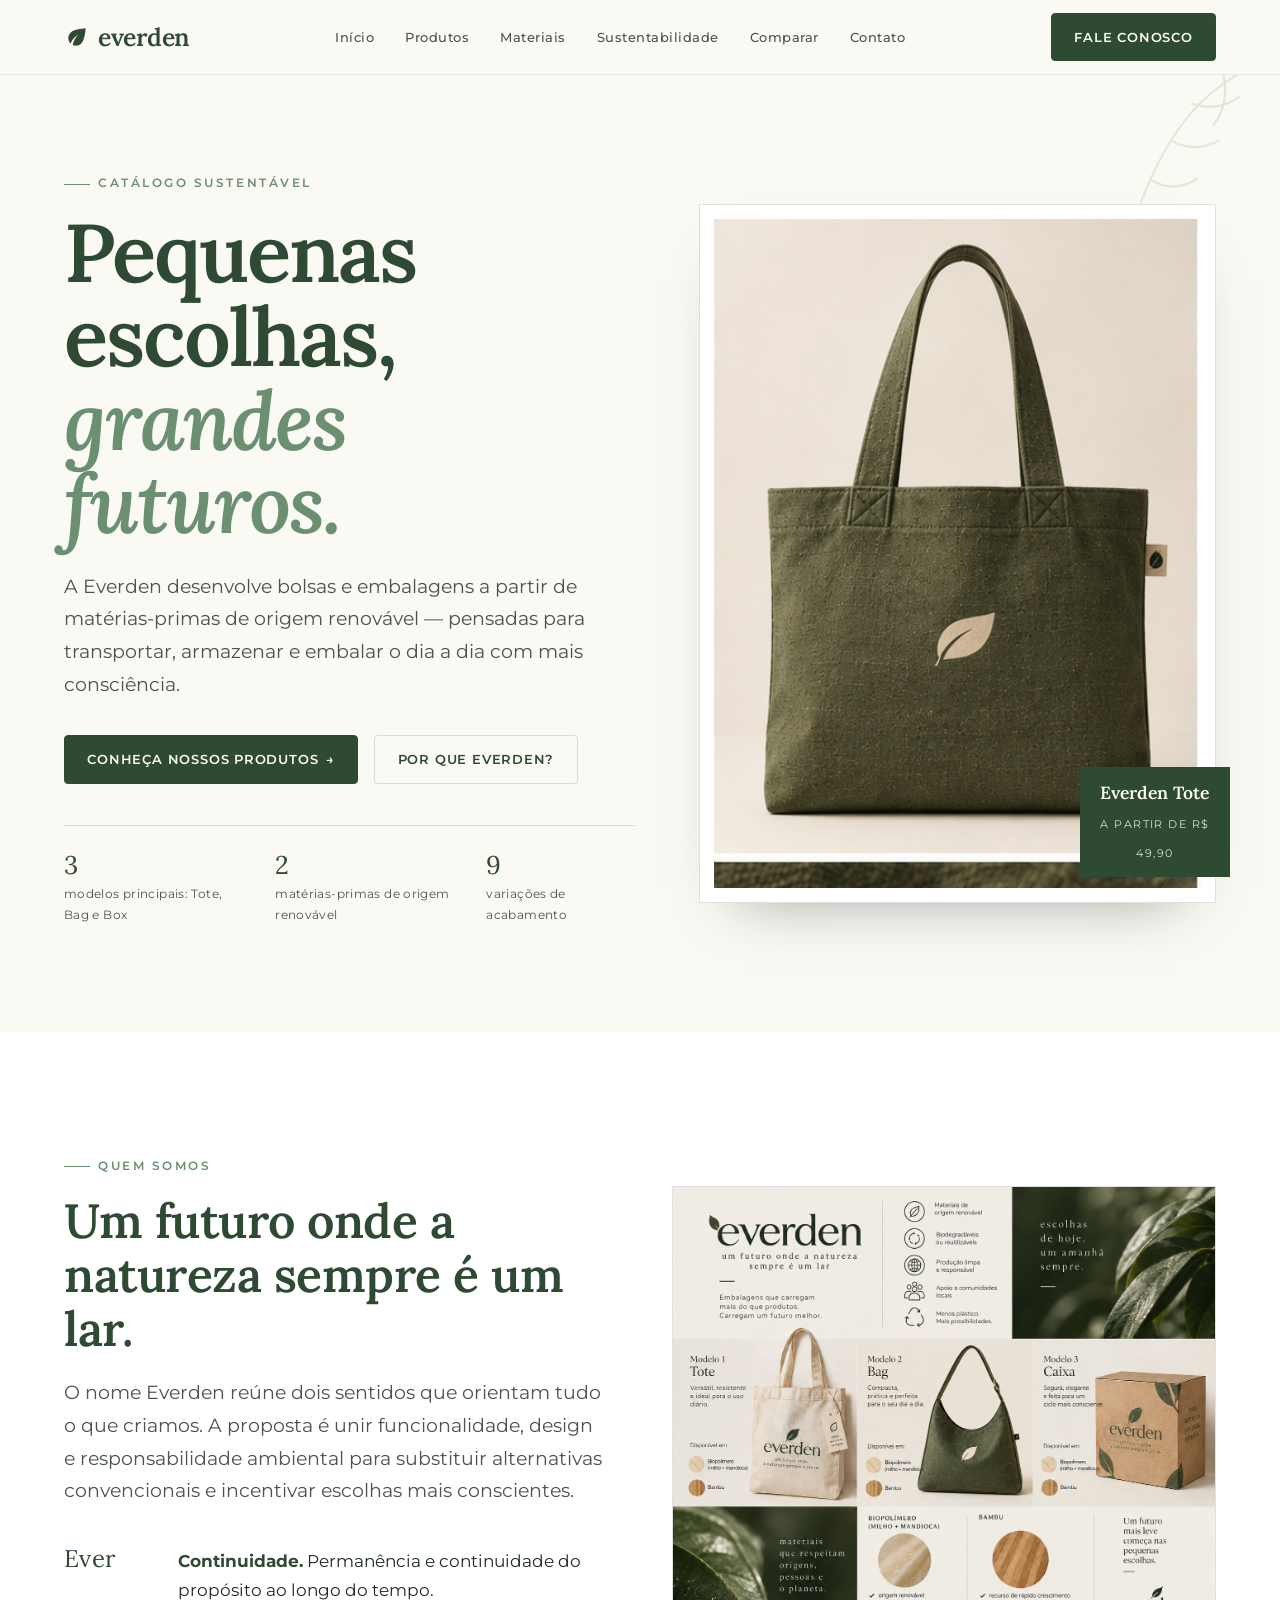
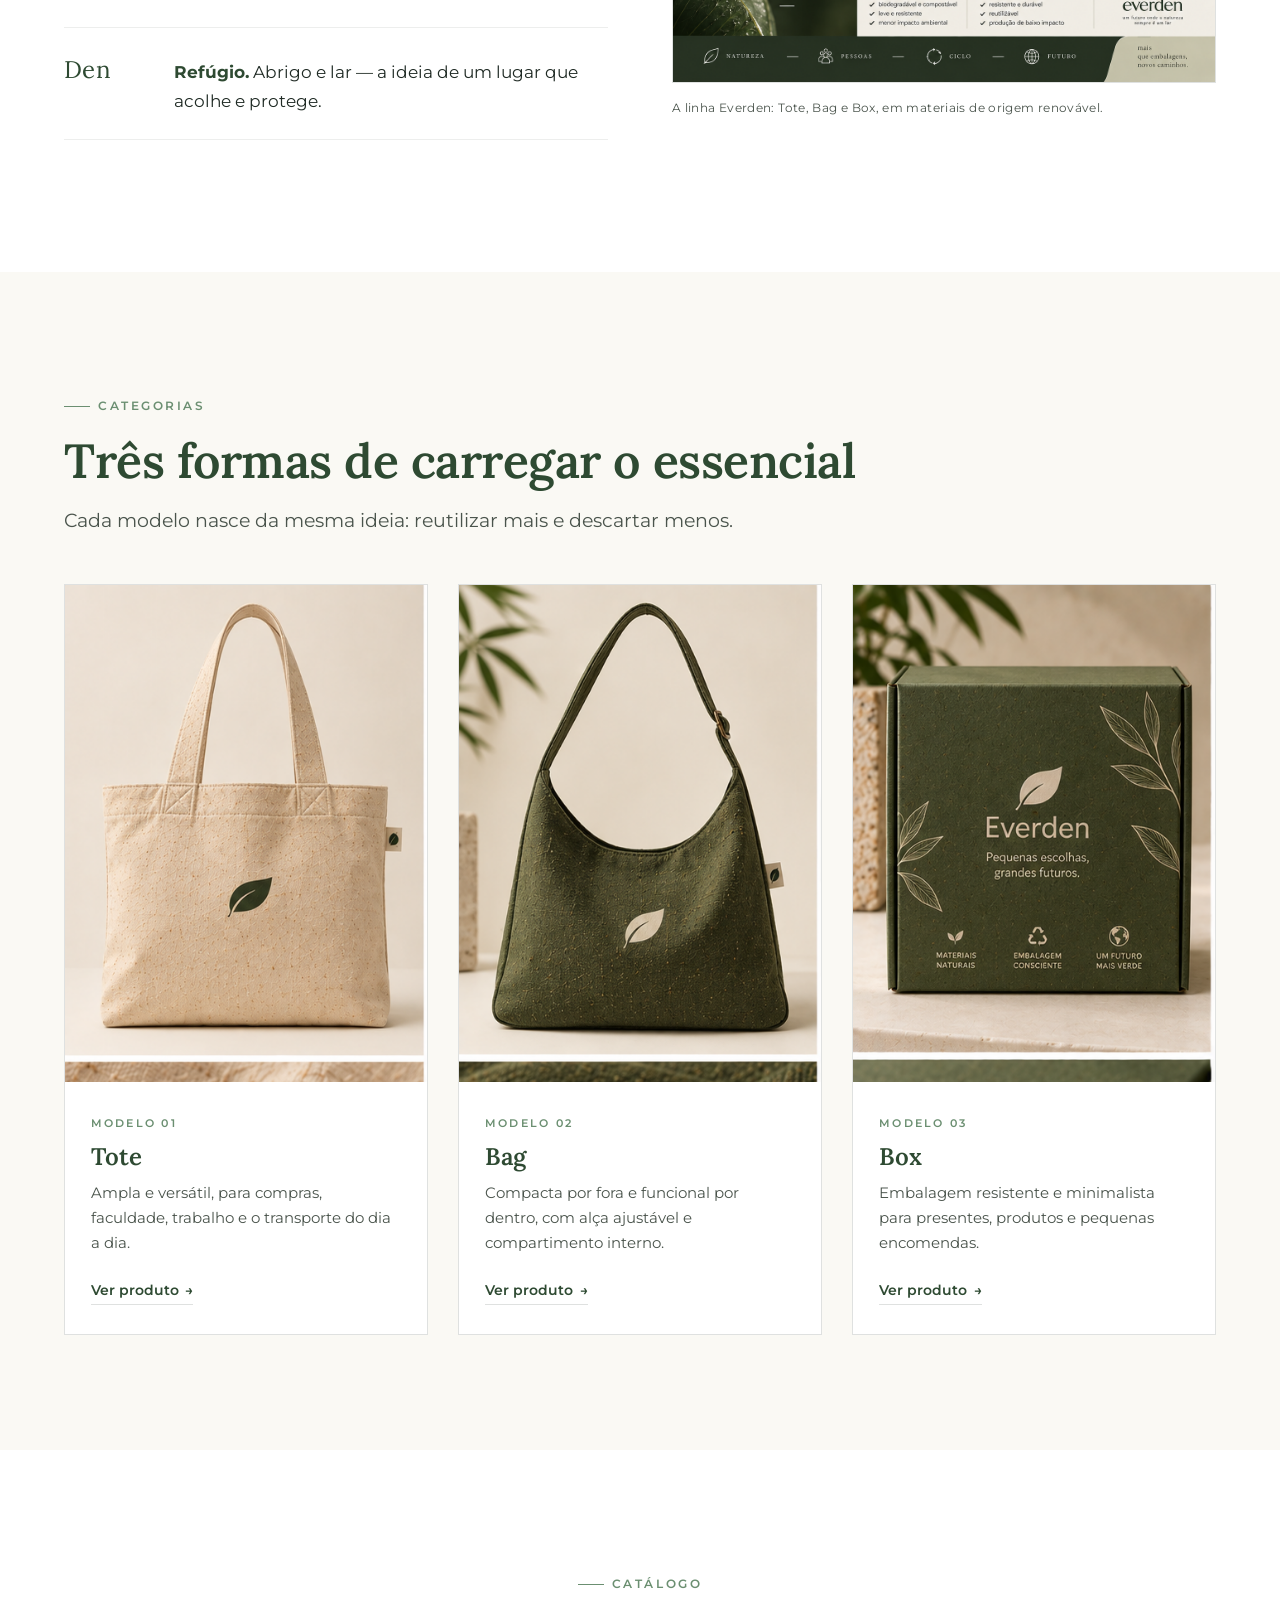
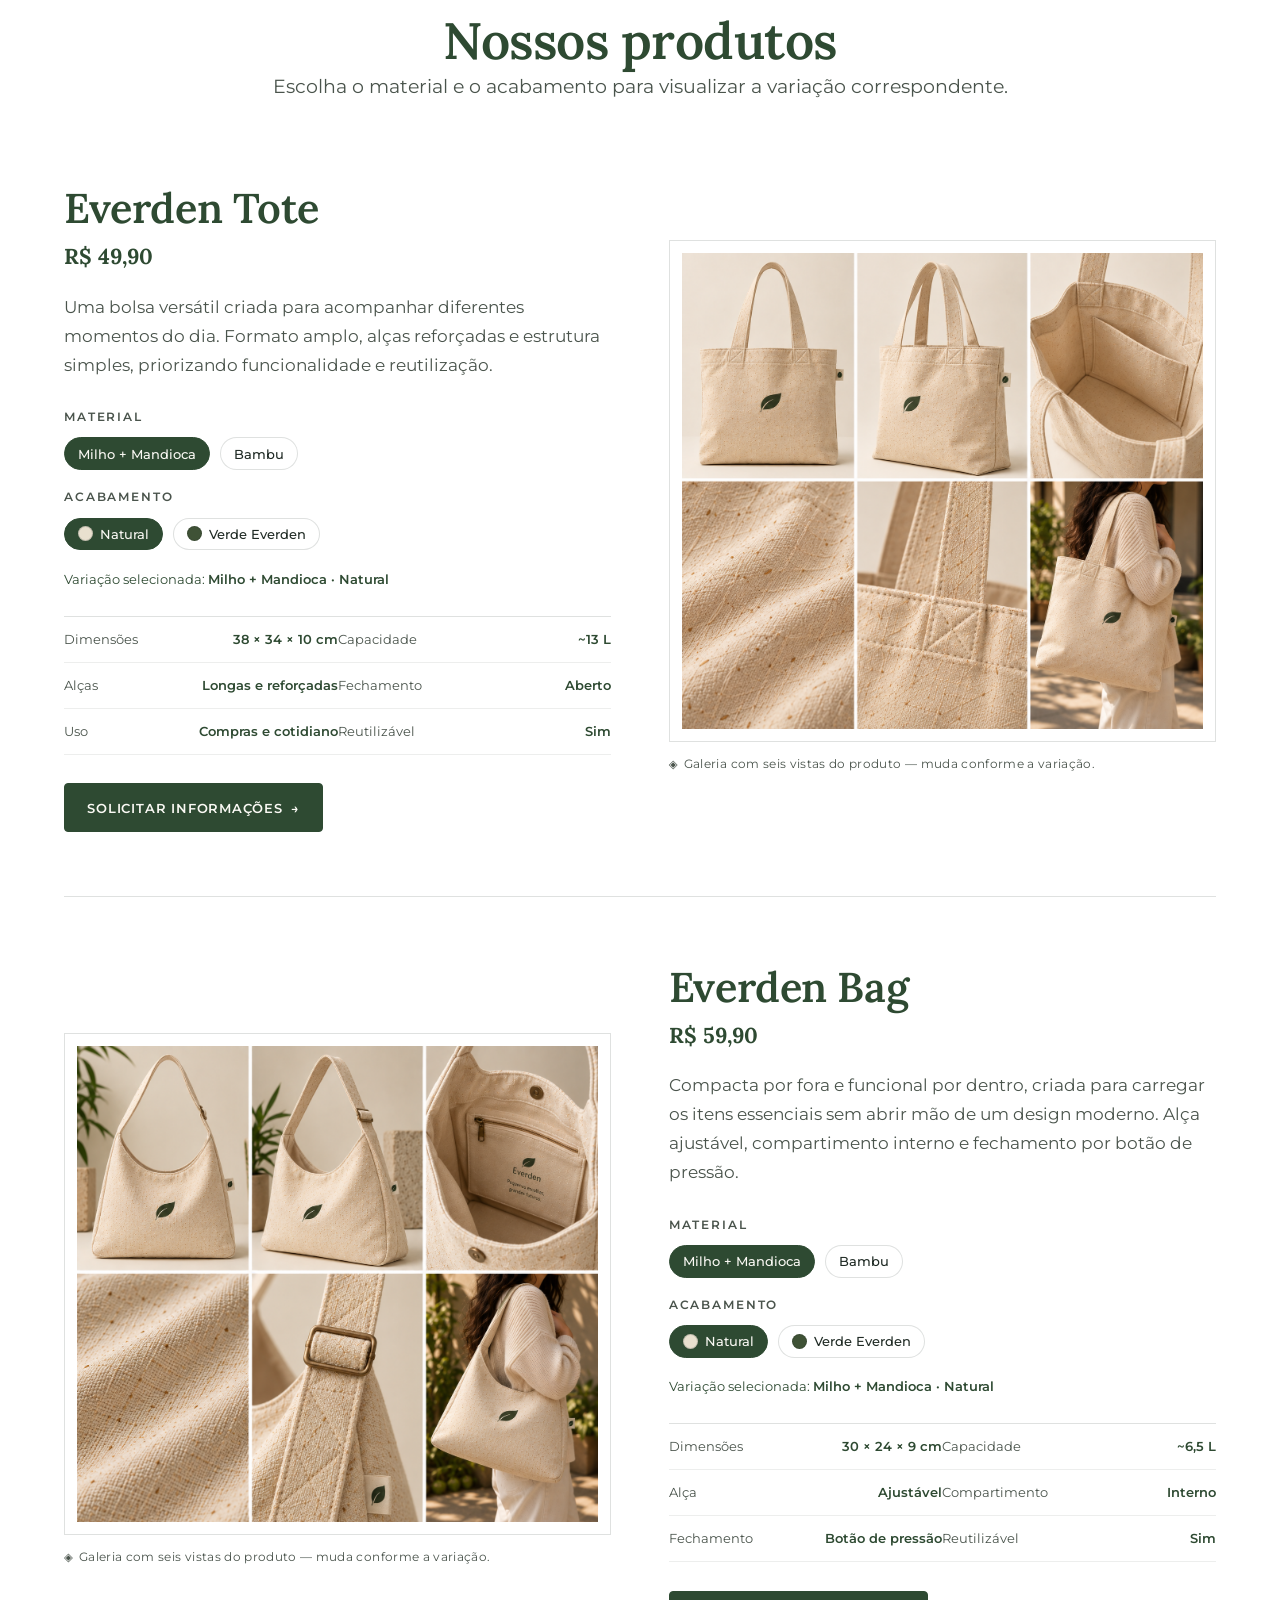
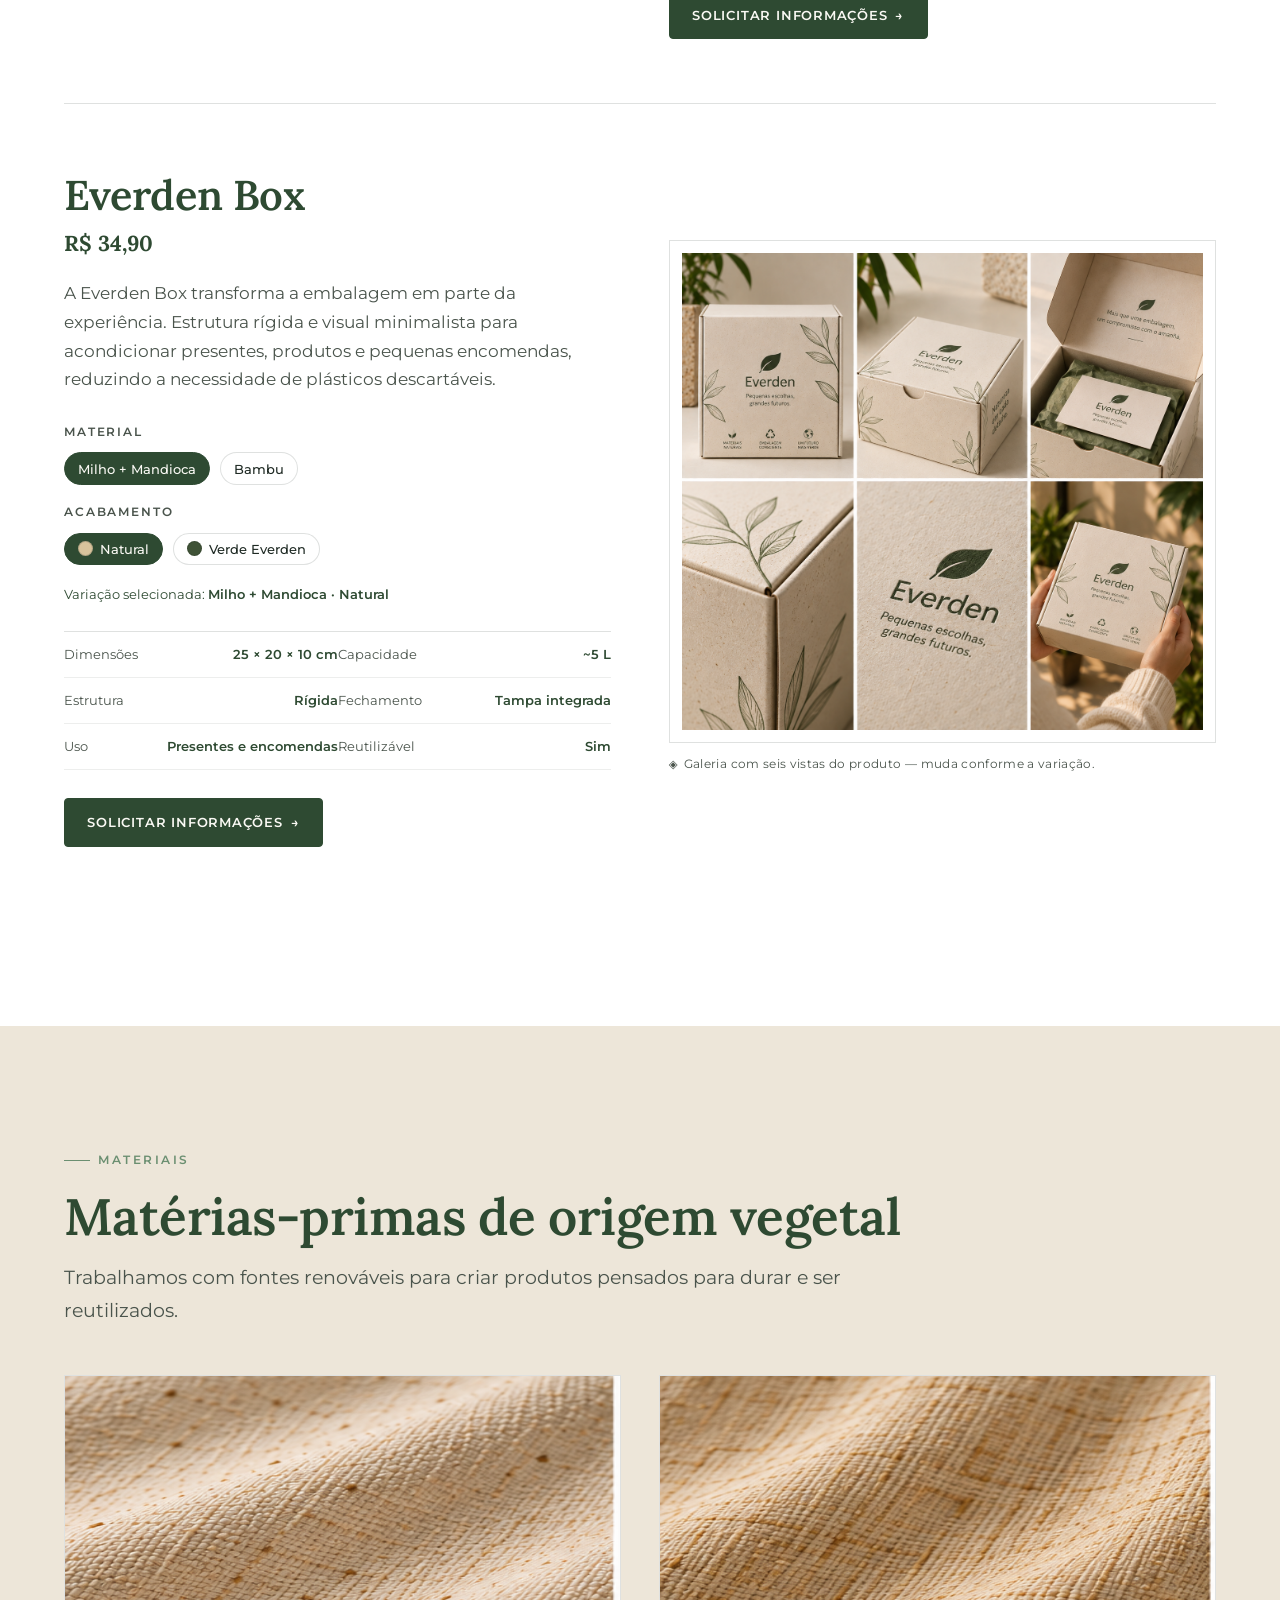
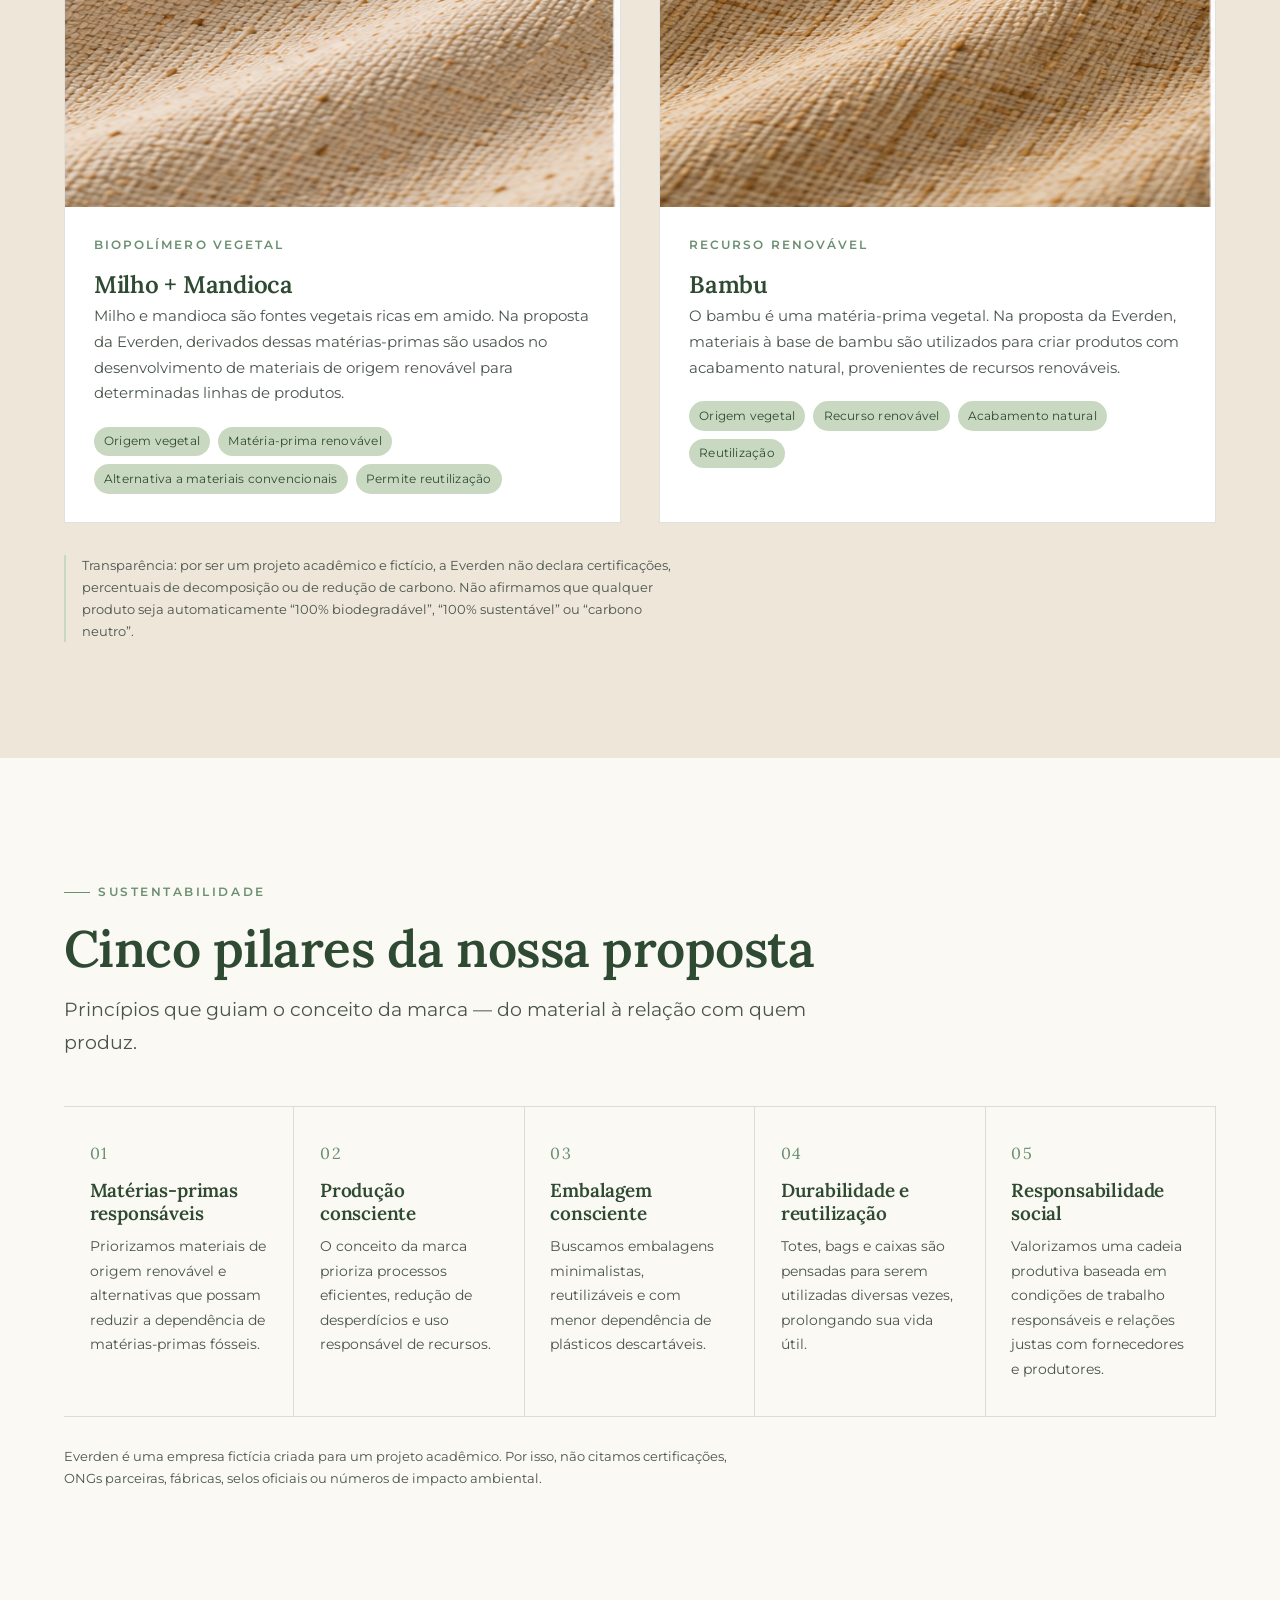
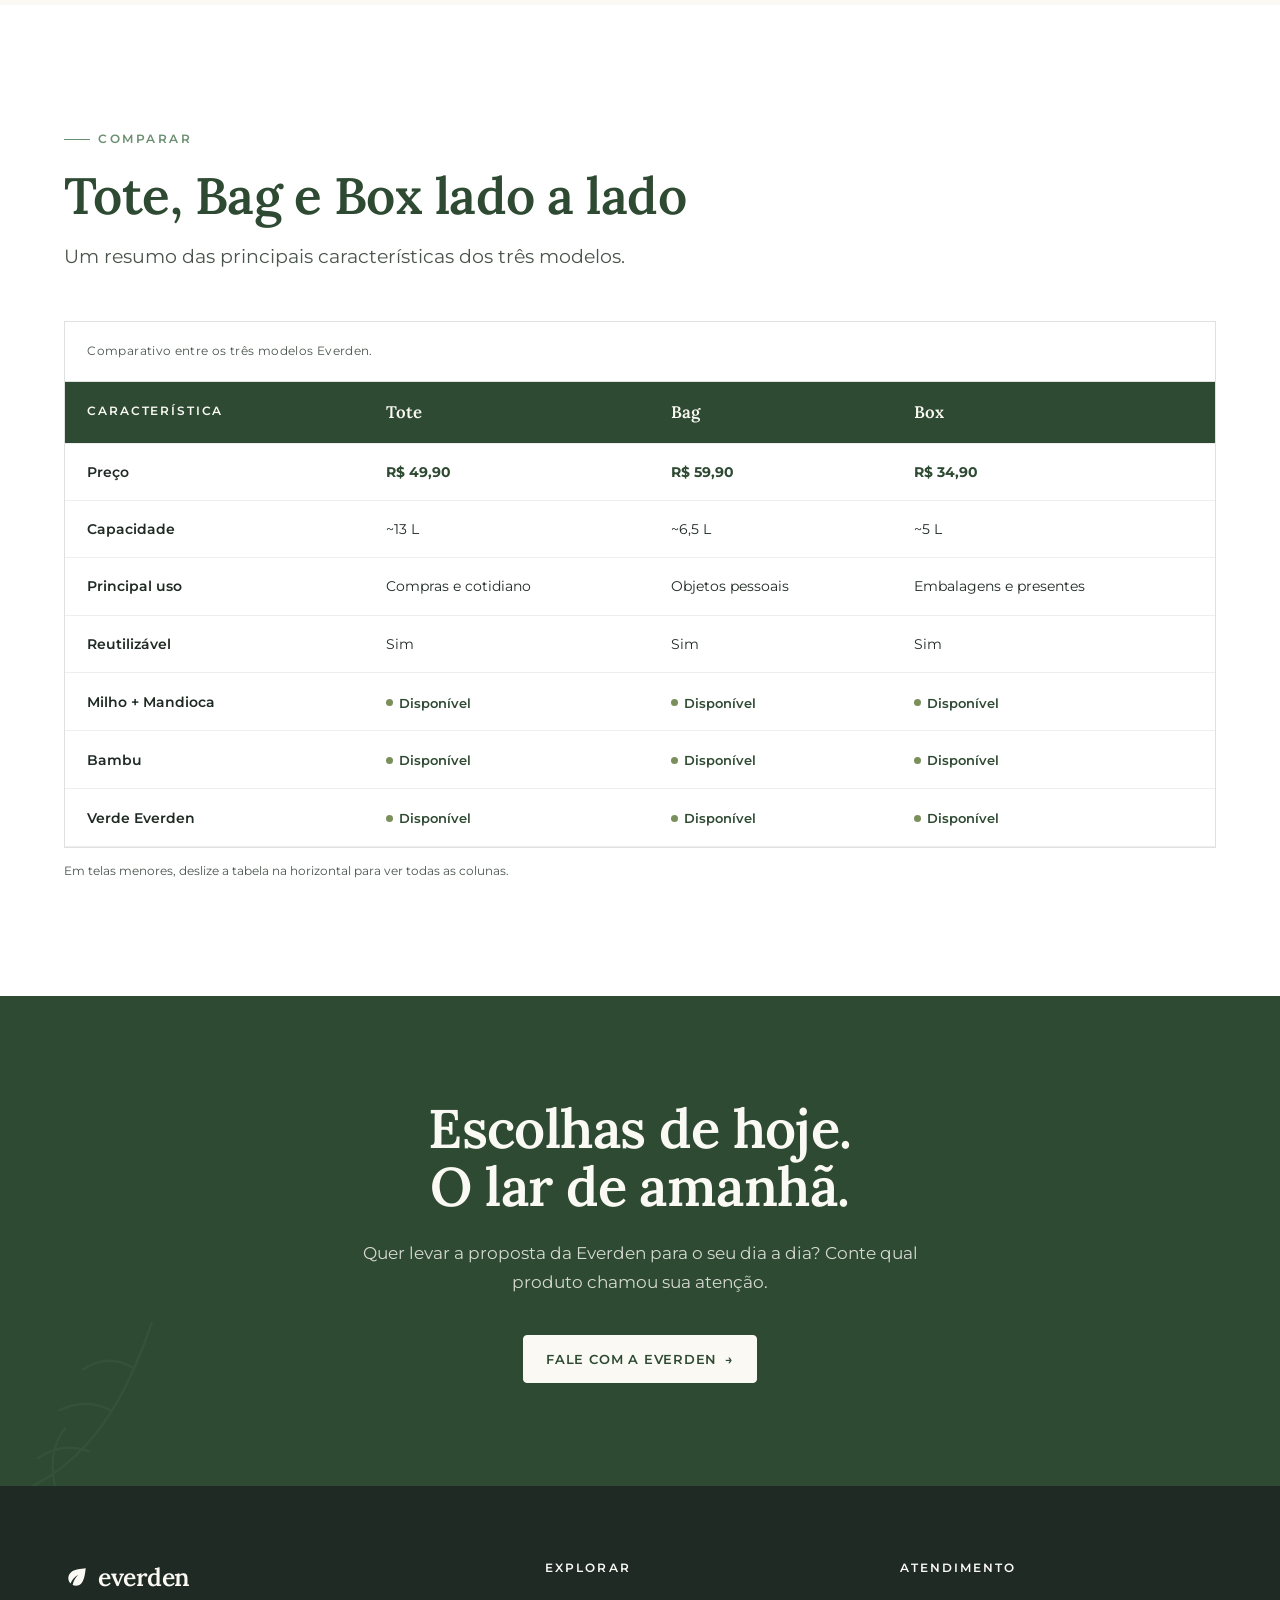
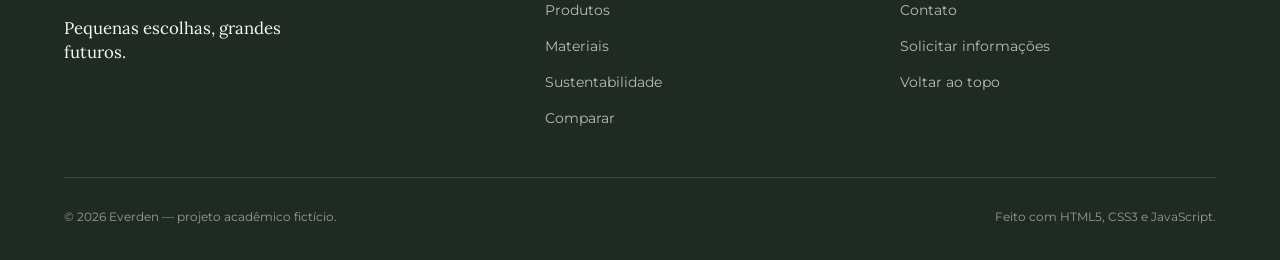
<file: index.html>
<!DOCTYPE html>
<html lang="pt-BR">
<head>
  <meta charset="UTF-8">
  <meta name="viewport" content="width=device-width, initial-scale=1.0">
  <title>Everden — Pequenas escolhas, grandes futuros</title>
  <meta name="description" content="Everden — catálogo de bolsas e embalagens sustentáveis feitas a partir de matérias-primas de origem renovável, como milho, mandioca e bambu.">
  <link rel="preconnect" href="https://fonts.googleapis.com">
  <link rel="preconnect" href="https://fonts.gstatic.com" crossorigin>
  <link href="https://fonts.googleapis.com/css2?family=Lora:ital,wght@0,400;0,500;0,600;1,400;1,500&family=Montserrat:wght@400;500;600&display=swap" rel="stylesheet">
  <link rel="stylesheet" href="css/style.css">
  <script>document.documentElement.className += " js";</script>
</head>
<body>

  <!-- ===================== HEADER / NAVEGAÇÃO ===================== -->
  <header class="site-header">
    <div class="wrap site-header__inner">
      <a href="#inicio" class="brand" aria-label="Everden — página inicial">
        <svg class="brand__mark" viewBox="0 0 24 24" aria-hidden="true">
          <path fill="currentColor" d="M6.05 8.05c-2.73 2.73-2.73 7.15-.02 9.88 1.47-3.4 4.09-6.24 7.36-7.93-2.77 2.34-4.71 5.61-5.39 9.32 2.6 1.23 5.8.78 7.95-1.37C19.43 14.47 20 4 20 4S9.53 4.57 6.05 8.05z"/>
        </svg>
        <span class="brand__word">everden</span>
      </a>

      <nav class="nav" id="nav-menu" aria-label="Navegação principal">
        <a href="#inicio">Início</a>
        <a href="#produtos">Produtos</a>
        <a href="#materiais">Materiais</a>
        <a href="#sustentabilidade">Sustentabilidade</a>
        <a href="#comparar">Comparar</a>
        <a href="contato.html">Contato</a>
      </nav>

      <div class="header-actions">
        <a href="contato.html" class="btn">Fale conosco</a>
        <button class="nav-toggle" type="button" aria-label="Abrir menu" aria-controls="nav-menu" aria-expanded="false">
          <span></span>
        </button>
      </div>
    </div>
  </header>

  <main>

    <!-- ===================== HERO ===================== -->
    <section class="hero" id="inicio">
      <svg class="leaf-deco leaf-deco--tr" viewBox="0 0 200 200" aria-hidden="true">
        <path fill="none" stroke="currentColor" stroke-width="2" d="M170 20C110 40 70 80 40 170M120 30c6 22 2 40-8 52M92 62c16 6 30 4 44-6M74 96c14 8 28 8 44 0M56 132c14 8 28 8 42-2"/>
      </svg>
      <div class="wrap hero__grid">
        <div class="hero__content">
          <p class="eyebrow">Catálogo sustentável</p>
          <h1 class="hero__title">Pequenas escolhas,<br><em>grandes futuros.</em></h1>
          <p class="hero__text lead">A Everden desenvolve bolsas e embalagens a partir de matérias-primas de origem renovável — pensadas para transportar, armazenar e embalar o dia a dia com mais consciência.</p>
          <div class="hero__cta">
            <a href="#produtos" class="btn">Conheça nossos produtos <span class="ar" aria-hidden="true">→</span></a>
            <a href="#sobre" class="btn btn--ghost">Por que Everden?</a>
          </div>
          <dl class="hero__meta">
            <div><dt>3</dt><dd>modelos principais: Tote, Bag e Box</dd></div>
            <div><dt>2</dt><dd>matérias-primas de origem renovável</dd></div>
            <div><dt>9</dt><dd>variações de acabamento</dd></div>
          </dl>
        </div>

        <div class="hero__media">
          <div class="hero__frame">
            <div class="shot ratio-cell" role="img"
                 aria-label="Everden Tote na cor Verde Everden, vista frontal"
                 style="background-image:url('imagens/toteverde.png');background-position:0% 0%;"></div>
          </div>
          <div class="hero__tag">
            <strong>Everden Tote</strong>
            <span>a partir de R$ 49,90</span>
          </div>
        </div>
      </div>
    </section>

    <!-- ===================== SOBRE / APRESENTAÇÃO ===================== -->
    <section class="section section--paper" id="sobre">
      <div class="wrap sobre__grid">
        <div class="reveal">
          <p class="eyebrow">Quem somos</p>
          <h2 style="font-size:clamp(2rem,4vw,3rem)">Um futuro onde a natureza sempre é um lar.</h2>
          <p class="lead" style="margin-top:1.3rem">O nome Everden reúne dois sentidos que orientam tudo o que criamos. A proposta é unir funcionalidade, design e responsabilidade ambiental para substituir alternativas convencionais e incentivar escolhas mais conscientes.</p>
          <dl class="meaning">
            <div class="meaning__row">
              <dt class="meaning__key">Ever</dt>
              <dd class="meaning__val"><strong>Continuidade.</strong> Permanência e continuidade do propósito ao longo do tempo.</dd>
            </div>
            <div class="meaning__row">
              <dt class="meaning__key">Den</dt>
              <dd class="meaning__val"><strong>Refúgio.</strong> Abrigo e lar — a ideia de um lugar que acolhe e protege.</dd>
            </div>
          </dl>
        </div>
        <figure class="figure reveal">
          <img src="imagens/todos.png" alt="Painel da marca Everden apresentando os três modelos — Tote, Bag e Box — e seus materiais de origem renovável." loading="lazy">
          <figcaption>A linha Everden: Tote, Bag e Box, em materiais de origem renovável.</figcaption>
        </figure>
      </div>
    </section>

    <!-- ===================== CATEGORIAS ===================== -->
    <section class="section" id="categorias">
      <div class="wrap">
        <div class="reveal">
          <p class="eyebrow">Categorias</p>
          <h2 style="font-size:clamp(2rem,4vw,3rem)">Três formas de carregar o essencial</h2>
          <p class="lead" style="margin-top:1rem">Cada modelo nasce da mesma ideia: reutilizar mais e descartar menos.</p>
        </div>
        <div class="cat-grid">
          <article class="cat reveal">
            <div class="cat__img shot ratio-cell" role="img" aria-label="Everden Tote na cor Natural, vista frontal"
                 style="background-image:url('imagens/totebranca.png');background-position:0% 0%;"></div>
            <div class="cat__body">
              <span class="cat__k">Modelo 01</span>
              <h3 class="cat__name">Tote</h3>
              <p class="cat__desc">Ampla e versátil, para compras, faculdade, trabalho e o transporte do dia a dia.</p>
              <a href="#produto-tote" class="textlink cat__link">Ver produto <span aria-hidden="true">→</span></a>
            </div>
          </article>
          <article class="cat reveal">
            <div class="cat__img shot ratio-cell" role="img" aria-label="Everden Bag na cor Verde Everden, vista frontal"
                 style="background-image:url('imagens/bagverde.png');background-position:0% 0%;"></div>
            <div class="cat__body">
              <span class="cat__k">Modelo 02</span>
              <h3 class="cat__name">Bag</h3>
              <p class="cat__desc">Compacta por fora e funcional por dentro, com alça ajustável e compartimento interno.</p>
              <a href="#produto-bag" class="textlink cat__link">Ver produto <span aria-hidden="true">→</span></a>
            </div>
          </article>
          <article class="cat reveal">
            <div class="cat__img shot ratio-cell" role="img" aria-label="Everden Box na cor Verde Everden, vista frontal"
                 style="background-image:url('imagens/caixaverde.png');background-position:0% 0%;"></div>
            <div class="cat__body">
              <span class="cat__k">Modelo 03</span>
              <h3 class="cat__name">Box</h3>
              <p class="cat__desc">Embalagem resistente e minimalista para presentes, produtos e pequenas encomendas.</p>
              <a href="#produto-caixa" class="textlink cat__link">Ver produto <span aria-hidden="true">→</span></a>
            </div>
          </article>
        </div>
      </div>
    </section>

    <!-- ===================== PRODUTOS ===================== -->
    <section class="section section--paper" id="produtos">
      <div class="wrap">
        <div class="center reveal" style="margin-bottom:1rem">
          <p class="eyebrow">Catálogo</p>
          <h2 style="font-size:clamp(2rem,4.4vw,3.2rem)">Nossos produtos</h2>
          <p class="lead">Escolha o material e o acabamento para visualizar a variação correspondente.</p>
        </div>

        <!-- PRODUTO: TOTE -->
        <article class="product" id="produto-tote" data-product="tote" data-name="Tote">
          <div class="product__media">
            <div class="product__gallery">
              <img data-gallery src="imagens/totebranca.png"
                   alt="Everden Tote — Milho + Mandioca · Natural" loading="lazy">
            </div>
            <p class="product__hint"><span aria-hidden="true">◈</span> Galeria com seis vistas do produto — muda conforme a variação.</p>
          </div>
          <div class="product__info reveal">
            <h3 class="product__title">Everden Tote</h3>
            <p class="product__price"><strong>R$ 49,90</strong></p>
            <p class="product__desc">Uma bolsa versátil criada para acompanhar diferentes momentos do dia. Formato amplo, alças reforçadas e estrutura simples, priorizando funcionalidade e reutilização.</p>

            <div class="variations">
              <div class="vargroup">
                <span class="vargroup__label">Material</span>
                <div class="chips" role="group" aria-label="Material do Everden Tote">
                  <button type="button" class="chip" data-material="milho" aria-pressed="true">Milho + Mandioca</button>
                  <button type="button" class="chip" data-material="bambu" aria-pressed="false">Bambu</button>
                </div>
              </div>
              <div class="vargroup">
                <span class="vargroup__label">Acabamento</span>
                <div class="chips" role="group" aria-label="Acabamento do Everden Tote">
                  <button type="button" class="chip" data-color="natural" aria-pressed="true"><span class="swatch sw-natural" aria-hidden="true"></span>Natural</button>
                  <button type="button" class="chip" data-color="verde" aria-pressed="false"><span class="swatch sw-verdeE" aria-hidden="true"></span>Verde Everden</button>
                </div>
              </div>
            </div>
            <p class="selected-note" data-selected>Variação selecionada: <b>Milho + Mandioca · Natural</b></p>

            <dl class="specs">
              <div><dt>Dimensões</dt><dd>38 × 34 × 10 cm</dd></div>
              <div><dt>Capacidade</dt><dd>~13 L</dd></div>
              <div><dt>Alças</dt><dd>Longas e reforçadas</dd></div>
              <div><dt>Fechamento</dt><dd>Aberto</dd></div>
              <div><dt>Uso</dt><dd>Compras e cotidiano</dd></div>
              <div><dt>Reutilizável</dt><dd>Sim</dd></div>
            </dl>

            <div class="product__actions">
              <a class="btn" data-action-link href="contato.html?produto=tote">Solicitar informações <span class="ar" aria-hidden="true">→</span></a>
            </div>
          </div>
        </article>

        <!-- PRODUTO: BAG -->
        <article class="product" id="produto-bag" data-product="bag" data-name="Bag">
          <div class="product__media">
            <div class="product__gallery">
              <img data-gallery src="imagens/bagbranca.png"
                   alt="Everden Bag — Milho + Mandioca · Natural" loading="lazy">
            </div>
            <p class="product__hint"><span aria-hidden="true">◈</span> Galeria com seis vistas do produto — muda conforme a variação.</p>
          </div>
          <div class="product__info reveal">
            <h3 class="product__title">Everden Bag</h3>
            <p class="product__price"><strong>R$ 59,90</strong></p>
            <p class="product__desc">Compacta por fora e funcional por dentro, criada para carregar os itens essenciais sem abrir mão de um design moderno. Alça ajustável, compartimento interno e fechamento por botão de pressão.</p>

            <div class="variations">
              <div class="vargroup">
                <span class="vargroup__label">Material</span>
                <div class="chips" role="group" aria-label="Material da Everden Bag">
                  <button type="button" class="chip" data-material="milho" aria-pressed="true">Milho + Mandioca</button>
                  <button type="button" class="chip" data-material="bambu" aria-pressed="false">Bambu</button>
                </div>
              </div>
              <div class="vargroup">
                <span class="vargroup__label">Acabamento</span>
                <div class="chips" role="group" aria-label="Acabamento da Everden Bag">
                  <button type="button" class="chip" data-color="natural" aria-pressed="true"><span class="swatch sw-natural" aria-hidden="true"></span>Natural</button>
                  <button type="button" class="chip" data-color="verde" aria-pressed="false"><span class="swatch sw-verdeE" aria-hidden="true"></span>Verde Everden</button>
                </div>
              </div>
            </div>
            <p class="selected-note" data-selected>Variação selecionada: <b>Milho + Mandioca · Natural</b></p>

            <dl class="specs">
              <div><dt>Dimensões</dt><dd>30 × 24 × 9 cm</dd></div>
              <div><dt>Capacidade</dt><dd>~6,5 L</dd></div>
              <div><dt>Alça</dt><dd>Ajustável</dd></div>
              <div><dt>Compartimento</dt><dd>Interno</dd></div>
              <div><dt>Fechamento</dt><dd>Botão de pressão</dd></div>
              <div><dt>Reutilizável</dt><dd>Sim</dd></div>
            </dl>

            <div class="product__actions">
              <a class="btn" data-action-link href="contato.html?produto=bag">Solicitar informações <span class="ar" aria-hidden="true">→</span></a>
            </div>
          </div>
        </article>

        <!-- PRODUTO: BOX -->
        <article class="product" id="produto-caixa" data-product="caixa" data-name="Box">
          <div class="product__media">
            <div class="product__gallery">
              <img data-gallery src="imagens/caixabranca.png"
                   alt="Everden Box — acabamento Natural" loading="lazy">
            </div>
            <p class="product__hint"><span aria-hidden="true">◈</span> Galeria com seis vistas do produto — muda conforme a variação.</p>
          </div>
          <div class="product__info reveal">
            <h3 class="product__title">Everden Box</h3>
            <p class="product__price"><strong>R$ 34,90</strong></p>
            <p class="product__desc">A Everden Box transforma a embalagem em parte da experiência. Estrutura rígida e visual minimalista para acondicionar presentes, produtos e pequenas encomendas, reduzindo a necessidade de plásticos descartáveis.</p>

            <div class="variations">
              <div class="vargroup">
                <span class="vargroup__label">Material</span>
                <div class="chips" role="group" aria-label="Material da Everden Box">
                  <button type="button" class="chip" data-material="milho" aria-pressed="true">Milho + Mandioca</button>
                  <button type="button" class="chip" data-material="bambu" aria-pressed="false">Bambu</button>
                </div>
              </div>
              <div class="vargroup">
                <span class="vargroup__label">Acabamento</span>
                <div class="chips" role="group" aria-label="Acabamento da Everden Box">
                  <button type="button" class="chip" data-color="natural" aria-pressed="true"><span class="swatch sw-kraft" aria-hidden="true"></span>Natural</button>
                  <button type="button" class="chip" data-color="verde" aria-pressed="false"><span class="swatch sw-verdeE" aria-hidden="true"></span>Verde Everden</button>
                </div>
              </div>
            </div>
            <p class="selected-note" data-selected>Variação selecionada: <b>Natural</b></p>

            <dl class="specs">
              <div><dt>Dimensões</dt><dd>25 × 20 × 10 cm</dd></div>
              <div><dt>Capacidade</dt><dd>~5 L</dd></div>
              <div><dt>Estrutura</dt><dd>Rígida</dd></div>
              <div><dt>Fechamento</dt><dd>Tampa integrada</dd></div>
              <div><dt>Uso</dt><dd>Presentes e encomendas</dd></div>
              <div><dt>Reutilizável</dt><dd>Sim</dd></div>
            </dl>

            <div class="product__actions">
              <a class="btn" data-action-link href="contato.html?produto=caixa">Solicitar informações <span class="ar" aria-hidden="true">→</span></a>
            </div>
          </div>
        </article>
      </div>
    </section>

    <!-- ===================== MATERIAIS ===================== -->
    <section class="section section--tint" id="materiais">
      <div class="wrap">
        <div class="reveal">
          <p class="eyebrow">Materiais</p>
          <h2 style="font-size:clamp(2rem,4.4vw,3.2rem)">Matérias-primas de origem vegetal</h2>
          <p class="lead" style="margin-top:1rem">Trabalhamos com fontes renováveis para criar produtos pensados para durar e ser reutilizados.</p>
        </div>
        <div class="mat-grid">
          <article class="mat reveal">
            <div class="mat__img shot ratio-cell" role="img" aria-label="Textura do material claro à base de milho e mandioca"
                 style="background-image:url('imagens/bagbranca.png');background-position:0% 100%;aspect-ratio:437/340;"></div>
            <div class="mat__body">
              <span class="mat__sub">Biopolímero vegetal</span>
              <h3 class="mat__name">Milho + Mandioca</h3>
              <p class="mat__desc">Milho e mandioca são fontes vegetais ricas em amido. Na proposta da Everden, derivados dessas matérias-primas são usados no desenvolvimento de materiais de origem renovável para determinadas linhas de produtos.</p>
              <ul class="taglist">
                <li class="tag">Origem vegetal</li>
                <li class="tag">Matéria-prima renovável</li>
                <li class="tag">Alternativa a materiais convencionais</li>
                <li class="tag">Permite reutilização</li>
              </ul>
            </div>
          </article>
          <article class="mat reveal">
            <div class="mat__img shot ratio-cell" role="img" aria-label="Textura do material à base de bambu"
                 style="background-image:url('imagens/totebambu.png');background-position:0% 100%;aspect-ratio:437/340;"></div>
            <div class="mat__body">
              <span class="mat__sub">Recurso renovável</span>
              <h3 class="mat__name">Bambu</h3>
              <p class="mat__desc">O bambu é uma matéria-prima vegetal. Na proposta da Everden, materiais à base de bambu são utilizados para criar produtos com acabamento natural, provenientes de recursos renováveis.</p>
              <ul class="taglist">
                <li class="tag">Origem vegetal</li>
                <li class="tag">Recurso renovável</li>
                <li class="tag">Acabamento natural</li>
                <li class="tag">Reutilização</li>
              </ul>
            </div>
          </article>
        </div>
        <p class="mat-note">Transparência: por ser um projeto acadêmico e fictício, a Everden não declara certificações, percentuais de decomposição ou de redução de carbono. Não afirmamos que qualquer produto seja automaticamente “100% biodegradável”, “100% sustentável” ou “carbono neutro”.</p>
      </div>
    </section>

    <!-- ===================== SUSTENTABILIDADE ===================== -->
    <section class="section" id="sustentabilidade">
      <div class="wrap">
        <div class="reveal">
          <p class="eyebrow">Sustentabilidade</p>
          <h2 style="font-size:clamp(2rem,4.4vw,3.2rem)">Cinco pilares da nossa proposta</h2>
          <p class="lead" style="margin-top:1rem">Princípios que guiam o conceito da marca — do material à relação com quem produz.</p>
        </div>
        <div class="pillars">
          <article class="pillar reveal">
            <span class="pillar__n">01</span>
            <h3 class="pillar__t">Matérias-primas responsáveis</h3>
            <p class="pillar__d">Priorizamos materiais de origem renovável e alternativas que possam reduzir a dependência de matérias-primas fósseis.</p>
          </article>
          <article class="pillar reveal">
            <span class="pillar__n">02</span>
            <h3 class="pillar__t">Produção consciente</h3>
            <p class="pillar__d">O conceito da marca prioriza processos eficientes, redução de desperdícios e uso responsável de recursos.</p>
          </article>
          <article class="pillar reveal">
            <span class="pillar__n">03</span>
            <h3 class="pillar__t">Embalagem consciente</h3>
            <p class="pillar__d">Buscamos embalagens minimalistas, reutilizáveis e com menor dependência de plásticos descartáveis.</p>
          </article>
          <article class="pillar reveal">
            <span class="pillar__n">04</span>
            <h3 class="pillar__t">Durabilidade e reutilização</h3>
            <p class="pillar__d">Totes, bags e caixas são pensadas para serem utilizadas diversas vezes, prolongando sua vida útil.</p>
          </article>
          <article class="pillar reveal">
            <span class="pillar__n">05</span>
            <h3 class="pillar__t">Responsabilidade social</h3>
            <p class="pillar__d">Valorizamos uma cadeia produtiva baseada em condições de trabalho responsáveis e relações justas com fornecedores e produtores.</p>
          </article>
        </div>
        <p class="sust-note">Everden é uma empresa fictícia criada para um projeto acadêmico. Por isso, não citamos certificações, ONGs parceiras, fábricas, selos oficiais ou números de impacto ambiental.</p>
      </div>
    </section>

    <!-- ===================== TABELA COMPARATIVA ===================== -->
    <section class="section section--paper" id="comparar">
      <div class="wrap">
        <div class="reveal">
          <p class="eyebrow">Comparar</p>
          <h2 style="font-size:clamp(2rem,4.4vw,3.2rem)">Tote, Bag e Box lado a lado</h2>
          <p class="lead" style="margin-top:1rem">Um resumo das principais características dos três modelos.</p>
        </div>
        <div class="table-scroll reveal">
          <table class="compare">
            <caption>Comparativo entre os três modelos Everden.</caption>
            <thead>
              <tr>
                <th scope="col">Característica</th>
                <th scope="col">Tote</th>
                <th scope="col">Bag</th>
                <th scope="col">Box</th>
              </tr>
            </thead>
            <tbody>
              <tr>
                <th scope="row">Preço</th>
                <td><strong>R$ 49,90</strong></td>
                <td><strong>R$ 59,90</strong></td>
                <td><strong>R$ 34,90</strong></td>
              </tr>
              <tr>
                <th scope="row">Capacidade</th>
                <td>~13 L</td>
                <td>~6,5 L</td>
                <td>~5 L</td>
              </tr>
              <tr>
                <th scope="row">Principal uso</th>
                <td>Compras e cotidiano</td>
                <td>Objetos pessoais</td>
                <td>Embalagens e presentes</td>
              </tr>
              <tr>
                <th scope="row">Reutilizável</th>
                <td>Sim</td>
                <td>Sim</td>
                <td>Sim</td>
              </tr>
              <tr>
                <th scope="row">Milho + Mandioca</th>
                <td><span class="avail">Disponível</span></td>
                <td><span class="avail">Disponível</span></td>
                <td><span class="avail">Disponível</span></td>
              </tr>
              <tr>
                <th scope="row">Bambu</th>
                <td><span class="avail">Disponível</span></td>
                <td><span class="avail">Disponível</span></td>
                <td><span class="avail">Disponível</span></td>
              </tr>
              <tr>
                <th scope="row">Verde Everden</th>
                <td><span class="avail">Disponível</span></td>
                <td><span class="avail">Disponível</span></td>
                <td><span class="avail">Disponível</span></td>
              </tr>
            </tbody>
          </table>
        </div>
        <p class="hint-scroll">Em telas menores, deslize a tabela na horizontal para ver todas as colunas.</p>
      </div>
    </section>

    <!-- ===================== CTA FINAL ===================== -->
    <section class="cta">
      <svg class="leaf-deco cta__deco-bl" viewBox="0 0 200 200" aria-hidden="true">
        <path fill="none" stroke="currentColor" stroke-width="2" d="M30 180C90 160 130 120 160 30M80 170c-6-22-2-40 8-52M108 138c-16-6-30-4-44 6M126 104c-14-8-28-8-44 0M144 68c-14-8-28-8-42 2"/>
      </svg>
      <div class="wrap cta__inner">
        <h2 class="cta__title">Escolhas de hoje.<br>O lar de amanhã.</h2>
        <p class="cta__text">Quer levar a proposta da Everden para o seu dia a dia? Conte qual produto chamou sua atenção.</p>
        <a href="contato.html" class="btn btn--light">Fale com a Everden <span class="ar" aria-hidden="true">→</span></a>
      </div>
    </section>
  </main>

  <!-- ===================== FOOTER ===================== -->
  <footer class="site-footer">
    <div class="wrap">
      <div class="footer__grid">
        <div>
          <a href="#inicio" class="brand brand--light" aria-label="Everden — topo da página">
            <svg class="brand__mark" viewBox="0 0 24 24" aria-hidden="true">
              <path fill="currentColor" d="M6.05 8.05c-2.73 2.73-2.73 7.15-.02 9.88 1.47-3.4 4.09-6.24 7.36-7.93-2.77 2.34-4.71 5.61-5.39 9.32 2.6 1.23 5.8.78 7.95-1.37C19.43 14.47 20 4 20 4S9.53 4.57 6.05 8.05z"/>
            </svg>
            <span class="brand__word">everden</span>
          </a>
          <p class="footer__slogan">Pequenas escolhas, grandes futuros.</p>
        </div>
        <nav class="footer__col" aria-label="Navegação do rodapé">
          <h3>Explorar</h3>
          <a href="#produtos">Produtos</a>
          <a href="#materiais">Materiais</a>
          <a href="#sustentabilidade">Sustentabilidade</a>
          <a href="#comparar">Comparar</a>
        </nav>
        <nav class="footer__col" aria-label="Atendimento">
          <h3>Atendimento</h3>
          <a href="contato.html">Contato</a>
          <a href="contato.html?produto=tote">Solicitar informações</a>
          <a href="#inicio">Voltar ao topo</a>
        </nav>
      </div>
      <div class="footer__bottom">
        <p>© <span data-year>2026</span> Everden — projeto acadêmico fictício.</p>
        <p>Feito com HTML5, CSS3 e JavaScript.</p>
      </div>
    </div>
  </footer>

  <script src="js/script.js"></script>
</body>
</html>
</file>
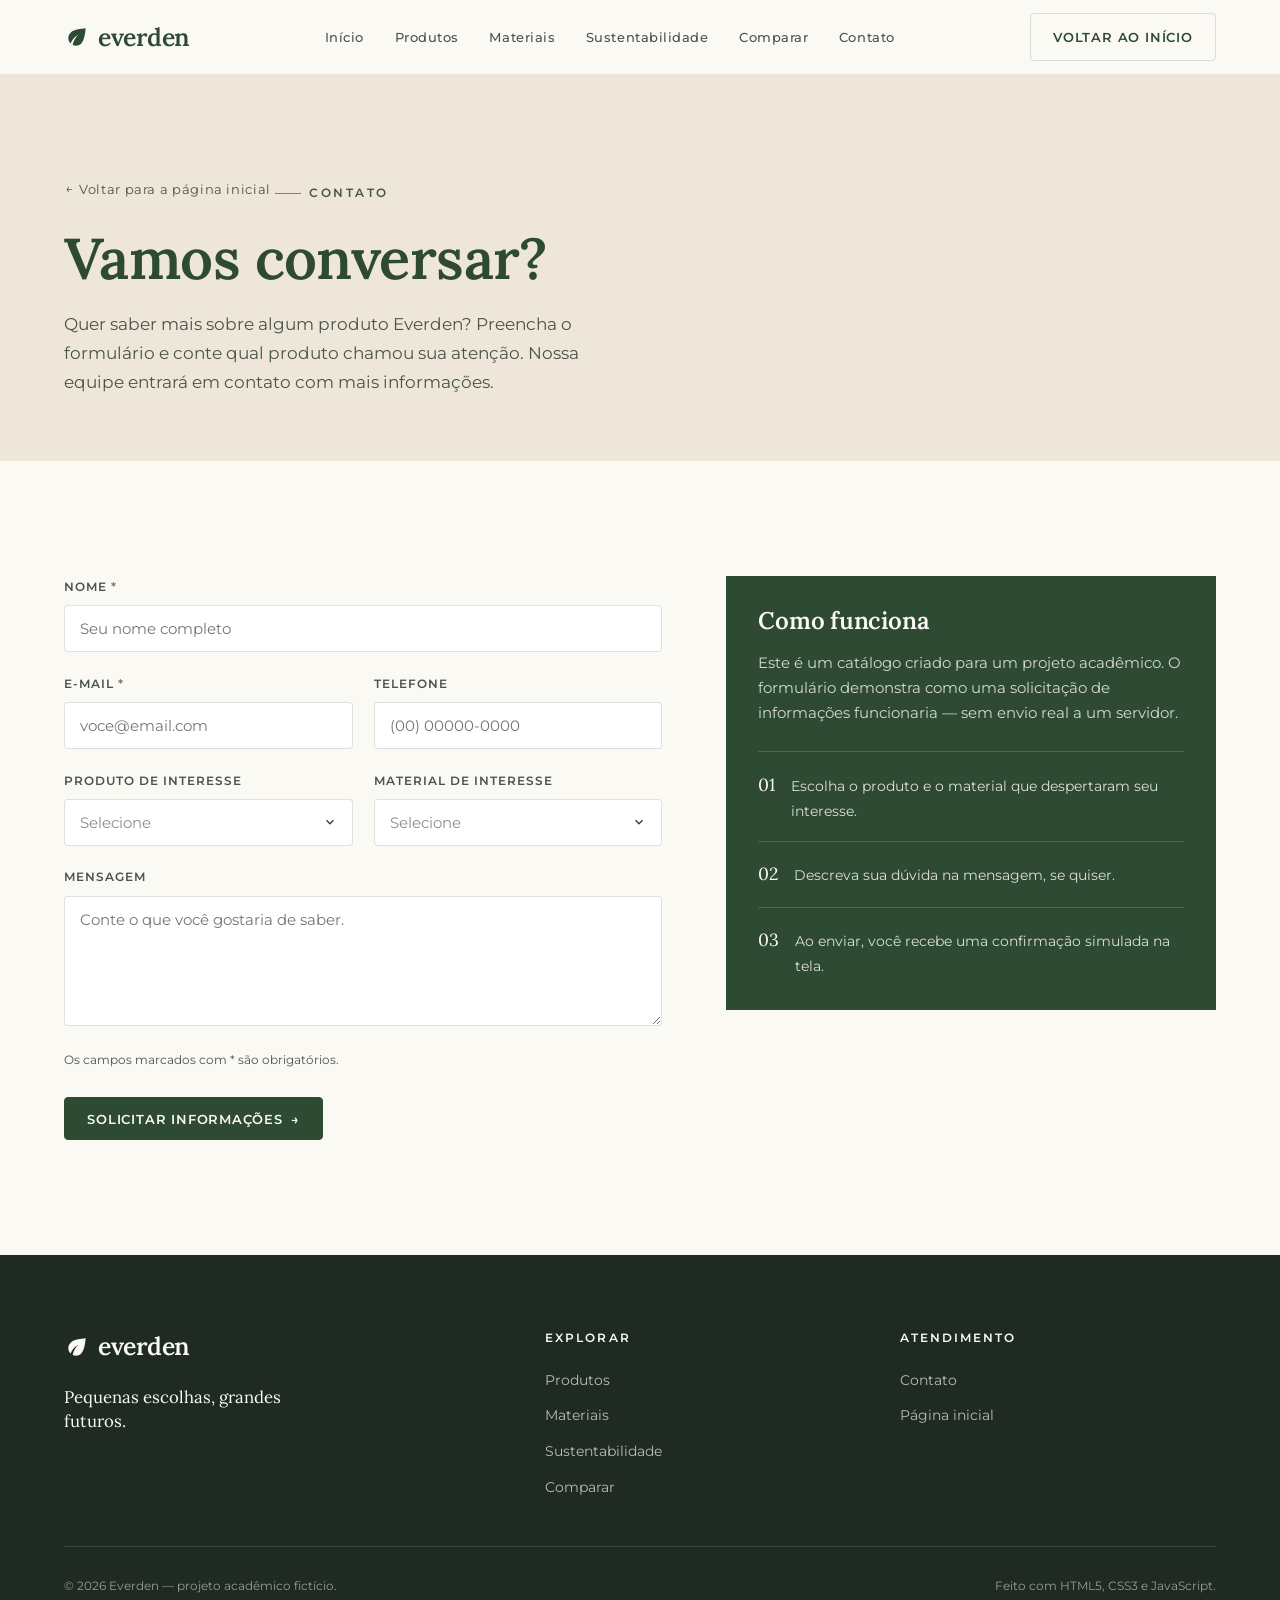
<file: contato.html>
<!DOCTYPE html>
<html lang="pt-BR">
<head>
  <meta charset="UTF-8">
  <meta name="viewport" content="width=device-width, initial-scale=1.0">
  <title>Contato — Everden</title>
  <meta name="description" content="Fale com a Everden. Preencha o formulário e conte qual produto sustentável chamou sua atenção.">
  <link rel="preconnect" href="https://fonts.googleapis.com">
  <link rel="preconnect" href="https://fonts.gstatic.com" crossorigin>
  <link href="https://fonts.googleapis.com/css2?family=Lora:ital,wght@0,400;0,500;0,600;1,400;1,500&family=Montserrat:wght@400;500;600&display=swap" rel="stylesheet">
  <link rel="stylesheet" href="css/style.css">
  <script>document.documentElement.className += " js";</script>
</head>
<body>

  <!-- ===================== HEADER / NAVEGAÇÃO ===================== -->
  <header class="site-header">
    <div class="wrap site-header__inner">
      <a href="index.html" class="brand" aria-label="Everden — página inicial">
        <svg class="brand__mark" viewBox="0 0 24 24" aria-hidden="true">
          <path fill="currentColor" d="M6.05 8.05c-2.73 2.73-2.73 7.15-.02 9.88 1.47-3.4 4.09-6.24 7.36-7.93-2.77 2.34-4.71 5.61-5.39 9.32 2.6 1.23 5.8.78 7.95-1.37C19.43 14.47 20 4 20 4S9.53 4.57 6.05 8.05z"/>
        </svg>
        <span class="brand__word">everden</span>
      </a>

      <nav class="nav" id="nav-menu" aria-label="Navegação principal">
        <a href="index.html#inicio">Início</a>
        <a href="index.html#produtos">Produtos</a>
        <a href="index.html#materiais">Materiais</a>
        <a href="index.html#sustentabilidade">Sustentabilidade</a>
        <a href="index.html#comparar">Comparar</a>
        <a href="contato.html" aria-current="page">Contato</a>
      </nav>

      <div class="header-actions">
        <a href="index.html" class="btn btn--ghost">Voltar ao início</a>
        <button class="nav-toggle" type="button" aria-label="Abrir menu" aria-controls="nav-menu" aria-expanded="false">
          <span></span>
        </button>
      </div>
    </div>
  </header>

  <main>
    <!-- ===================== CABEÇALHO DA PÁGINA ===================== -->
    <section class="contact-hero">
      <div class="wrap">
        <a href="index.html" class="back-link"><span class="ar" aria-hidden="true">→</span> Voltar para a página inicial</a>
        <p class="eyebrow">Contato</p>
        <h1>Vamos conversar?</h1>
        <p>Quer saber mais sobre algum produto Everden? Preencha o formulário e conte qual produto chamou sua atenção. Nossa equipe entrará em contato com mais informações.</p>
      </div>
    </section>

    <!-- ===================== FORMULÁRIO ===================== -->
    <section class="section">
      <div class="wrap contact-grid">
        <form id="form-contato" class="form" novalidate>
          <div class="field">
            <label for="nome">Nome <span class="req" aria-hidden="true">*</span></label>
            <input type="text" id="nome" name="nome" autocomplete="name" placeholder="Seu nome completo" required>
          </div>

          <div class="field-row">
            <div class="field">
              <label for="email">E-mail <span class="req" aria-hidden="true">*</span></label>
              <input type="email" id="email" name="email" autocomplete="email" placeholder="voce@email.com" required>
            </div>
            <div class="field">
              <label for="telefone">Telefone</label>
              <input type="tel" id="telefone" name="telefone" autocomplete="tel" placeholder="(00) 00000-0000">
            </div>
          </div>

          <div class="field-row">
            <div class="field">
              <label for="produto">Produto de interesse</label>
              <select id="produto" name="produto">
                <option value="">Selecione</option>
                <option>Everden Tote</option>
                <option>Everden Bag</option>
                <option>Everden Box</option>
                <option>Outros</option>
              </select>
            </div>
            <div class="field">
              <label for="material">Material de interesse</label>
              <select id="material" name="material">
                <option value="">Selecione</option>
                <option>Milho + Mandioca</option>
                <option>Bambu</option>
                <option>Ainda não sei</option>
              </select>
            </div>
          </div>

          <div class="field">
            <label for="mensagem">Mensagem</label>
            <textarea id="mensagem" name="mensagem" placeholder="Conte o que você gostaria de saber."></textarea>
          </div>

          <p class="form-note">Os campos marcados com <span class="req">*</span> são obrigatórios.</p>
          <button type="submit" class="btn form__submit">Solicitar informações <span class="ar" aria-hidden="true">→</span></button>

          <p class="feedback" id="form-feedback"></p>
        </form>

        <aside class="aside-card" aria-label="Informações de atendimento">
          <h2>Como funciona</h2>
          <p>Este é um catálogo criado para um projeto acadêmico. O formulário demonstra como uma solicitação de informações funcionaria — sem envio real a um servidor.</p>
          <ul class="aside-list">
            <li><span class="k">01</span><span>Escolha o produto e o material que despertaram seu interesse.</span></li>
            <li><span class="k">02</span><span>Descreva sua dúvida na mensagem, se quiser.</span></li>
            <li><span class="k">03</span><span>Ao enviar, você recebe uma confirmação simulada na tela.</span></li>
          </ul>
        </aside>
      </div>
    </section>
  </main>

  <!-- ===================== FOOTER ===================== -->
  <footer class="site-footer">
    <div class="wrap">
      <div class="footer__grid">
        <div>
          <a href="index.html" class="brand brand--light" aria-label="Everden — página inicial">
            <svg class="brand__mark" viewBox="0 0 24 24" aria-hidden="true">
              <path fill="currentColor" d="M6.05 8.05c-2.73 2.73-2.73 7.15-.02 9.88 1.47-3.4 4.09-6.24 7.36-7.93-2.77 2.34-4.71 5.61-5.39 9.32 2.6 1.23 5.8.78 7.95-1.37C19.43 14.47 20 4 20 4S9.53 4.57 6.05 8.05z"/>
            </svg>
            <span class="brand__word">everden</span>
          </a>
          <p class="footer__slogan">Pequenas escolhas, grandes futuros.</p>
        </div>
        <nav class="footer__col" aria-label="Navegação do rodapé">
          <h3>Explorar</h3>
          <a href="index.html#produtos">Produtos</a>
          <a href="index.html#materiais">Materiais</a>
          <a href="index.html#sustentabilidade">Sustentabilidade</a>
          <a href="index.html#comparar">Comparar</a>
        </nav>
        <nav class="footer__col" aria-label="Atendimento">
          <h3>Atendimento</h3>
          <a href="contato.html">Contato</a>
          <a href="index.html">Página inicial</a>
        </nav>
      </div>
      <div class="footer__bottom">
        <p>© <span data-year>2026</span> Everden — projeto acadêmico fictício.</p>
        <p>Feito com HTML5, CSS3 e JavaScript.</p>
      </div>
    </div>
  </footer>

  <script src="js/script.js"></script>
</body>
</html>
</file>
<file: css/style.css>
/* =========================================================
   EVERDEN — Folha de estilos
   Projeto acadêmico · HTML5 + CSS3 + JavaScript
   Paleta e tipografia baseadas na identidade visual Everden
   ========================================================= */

/* ---------- Tokens ---------- */
:root{
  /* Cores principais */
  --verde-terra:#2E4A32;
  --verde-folha:#6B8F71;
  --verde-claro:#C9D9C1;
  --bege-natural:#EDE6D9;
  --marrom-terra:#8C6F4E;
  --carvao:#1F2A24;
  /* Cores de apoio */
  --off-white:#FAF9F4;
  --areia:#DCCDB7;
  --taupe:#A8927A;
  --oliva:#7A8F5B;
  --salvia:#A7B89F;

  /* Papéis semânticos */
  --bg:var(--off-white);
  --surface:#FFFFFF;
  --surface-2:var(--bege-natural);
  --ink:var(--carvao);
  --ink-soft:#4A544C;
  --line:rgba(31,42,36,.14);
  --line-soft:rgba(31,42,36,.08);
  --brand:var(--verde-terra);
  --brand-2:var(--verde-folha);

  /* Tipografia */
  --serif:"Lora",Georgia,"Times New Roman",serif;
  --sans:"Montserrat","Segoe UI",system-ui,-apple-system,Helvetica,Arial,sans-serif;

  /* Ritmo */
  --wrap:1200px;
  --gutter:clamp(20px,5vw,64px);
  --section-y:clamp(64px,9vw,140px);
  --radius:4px;
  --ease:cubic-bezier(.22,.61,.36,1);
}

/* ---------- Reset enxuto ---------- */
*,*::before,*::after{box-sizing:border-box}
html{scroll-behavior:smooth}
body{
  margin:0;
  font-family:var(--sans);
  font-size:clamp(15px,1vw + 11px,17px);
  line-height:1.7;
  color:var(--ink);
  background:var(--bg);
  -webkit-font-smoothing:antialiased;
  text-rendering:optimizeLegibility;
}
img{max-width:100%;display:block}
a{color:inherit;text-decoration:none}
ul{margin:0;padding:0;list-style:none}
h1,h2,h3,h4{margin:0;font-family:var(--serif);font-weight:600;line-height:1.12;letter-spacing:-.01em;color:var(--verde-terra)}
p{margin:0}
button{font-family:inherit}
:focus-visible{outline:2px solid var(--verde-terra);outline-offset:3px;border-radius:2px}

/* ---------- Utilitários ---------- */
.wrap{width:min(var(--wrap),100% - var(--gutter)*2);margin-inline:auto}
.eyebrow{
  font-size:.72rem;letter-spacing:.22em;text-transform:uppercase;
  font-weight:600;color:var(--brand-2);
  display:inline-flex;align-items:center;gap:.7em;margin:0 0 1.1rem;
}
.eyebrow::before{content:"";width:26px;height:1px;background:var(--brand-2)}
.lead{font-size:clamp(1.02rem,.6vw + .9rem,1.2rem);color:var(--ink-soft);max-width:62ch}
.section{padding-block:var(--section-y)}
[id]{scroll-margin-top:92px}
.section--tint{background:var(--surface-2)}
.section--paper{background:var(--surface)}
.center{text-align:center}
.center .eyebrow{justify-content:center}
.center .lead{margin-inline:auto}

/* ---------- Botões ---------- */
.btn{
  --bg:var(--verde-terra);--fg:var(--off-white);
  display:inline-flex;align-items:center;gap:.6em;
  padding:.92em 1.7em;border:1px solid var(--bg);border-radius:var(--radius);
  background:var(--bg);color:var(--fg);
  font-size:.82rem;font-weight:600;letter-spacing:.06em;text-transform:uppercase;
  cursor:pointer;transition:transform .35s var(--ease),background .35s var(--ease),color .35s var(--ease);
}
.btn:hover{transform:translateY(-2px);background:#243b28}
.btn--ghost{--bg:transparent;--fg:var(--verde-terra);border-color:var(--line)}
.btn--ghost:hover{background:transparent;border-color:var(--verde-terra);transform:translateY(-2px)}
.btn--light{--bg:var(--off-white);--fg:var(--verde-terra)}
.btn--light:hover{background:#fff}
.btn--outline-light{--bg:transparent;--fg:var(--off-white);border-color:rgba(250,249,244,.4)}
.btn--outline-light:hover{background:rgba(250,249,244,.08);border-color:var(--off-white)}
.btn .ar{transition:transform .35s var(--ease)}
.btn:hover .ar{transform:translateX(4px)}

.textlink{
  display:inline-flex;align-items:center;gap:.5em;color:var(--verde-terra);
  font-weight:600;font-size:.86rem;border-bottom:1px solid var(--line);padding-bottom:2px;
  transition:border-color .3s var(--ease),gap .3s var(--ease)}
.textlink:hover{border-color:var(--verde-terra);gap:.8em}

/* =========================================================
   Logo (folha + wordmark)
   ========================================================= */
.brand{display:inline-flex;align-items:center;gap:.5rem;color:var(--verde-terra)}
.brand__mark{width:26px;height:30px;flex:none}
.brand__word{font-family:var(--serif);font-weight:600;font-size:1.55rem;letter-spacing:-.02em;line-height:1;color:var(--verde-terra)}
.brand--light,.brand--light .brand__word{color:var(--off-white)}

/* =========================================================
   Header / navegação
   ========================================================= */
.site-header{
  position:sticky;top:0;z-index:60;
  background:rgba(250,249,244,.82);backdrop-filter:blur(10px);
  border-bottom:1px solid var(--line-soft);
}
.site-header__inner{display:flex;align-items:center;justify-content:space-between;gap:1.5rem;min-height:74px}
.nav{display:flex;align-items:center;gap:clamp(1rem,2.4vw,2.4rem)}
.nav a{
  font-size:.82rem;font-weight:500;letter-spacing:.04em;color:var(--ink-soft);
  position:relative;padding:.3em 0;transition:color .3s var(--ease)}
.nav a::after{content:"";position:absolute;left:0;bottom:-2px;width:0;height:1px;background:var(--verde-terra);transition:width .35s var(--ease)}
.nav a:hover{color:var(--verde-terra)}
.nav a:hover::after{width:100%}
.header-actions{display:flex;align-items:center;gap:1rem}
.nav-toggle{
  display:none;width:44px;height:44px;border:1px solid var(--line);border-radius:var(--radius);
  background:transparent;cursor:pointer;position:relative}
.nav-toggle span,.nav-toggle span::before,.nav-toggle span::after{
  content:"";position:absolute;left:50%;top:50%;width:18px;height:1.6px;background:var(--verde-terra);
  transform:translate(-50%,-50%);transition:.3s var(--ease)}
.nav-toggle span::before{transform:translate(-50%,-7px)}
.nav-toggle span::after{transform:translate(-50%,5px)}
.nav-toggle[aria-expanded="true"] span{background:transparent}
.nav-toggle[aria-expanded="true"] span::before{transform:translate(-50%,-50%) rotate(45deg)}
.nav-toggle[aria-expanded="true"] span::after{transform:translate(-50%,-50%) rotate(-45deg)}

/* =========================================================
   Hero
   ========================================================= */
.hero{position:relative;overflow:hidden;background:var(--off-white)}
.hero__grid{
  display:grid;grid-template-columns:1.05fr .95fr;gap:clamp(2rem,5vw,5rem);
  align-items:center;padding-block:clamp(48px,7vw,96px)}
.hero__title{
  font-size:clamp(2.9rem,6.4vw,5.4rem);line-height:1.02;letter-spacing:-.025em;margin:0 0 1.5rem}
.hero__title em{font-style:italic;color:var(--verde-folha)}
.hero__text{max-width:46ch;margin-bottom:2.2rem}
.hero__cta{display:flex;flex-wrap:wrap;gap:1rem}
.hero__meta{display:flex;gap:2.2rem;margin-top:2.6rem;padding-top:1.6rem;border-top:1px solid var(--line)}
.hero__meta div{max-width:16ch}
.hero__meta dt{font-family:var(--serif);font-size:1.6rem;color:var(--verde-terra);line-height:1}
.hero__meta dd{margin:.35rem 0 0;font-size:.78rem;letter-spacing:.03em;color:var(--ink-soft)}
.hero__media{position:relative}
.hero__frame{
  position:relative;border:1px solid var(--line);background:var(--surface);
  padding:14px;box-shadow:0 30px 60px -40px rgba(31,42,36,.5)}
.hero__tag{
  position:absolute;right:-14px;bottom:26px;background:var(--verde-terra);color:var(--off-white);
  padding:.7rem 1rem;text-align:center;max-width:150px}
.hero__tag strong{display:block;font-family:var(--serif);font-size:1.1rem;font-weight:600}
.hero__tag span{font-size:.66rem;letter-spacing:.14em;text-transform:uppercase;opacity:.85}
.leaf-deco{position:absolute;pointer-events:none;color:var(--verde-claro);opacity:.5;z-index:0}
.leaf-deco--tr{top:-40px;right:-30px;width:220px}

/* Sprite: exibe UMA foto (célula) de uma composição 3×2 sem editar o arquivo */
.shot{
  background-size:300% 200%;background-repeat:no-repeat;background-position:0 0;
  background-color:var(--surface-2);
}
.ratio-cell{aspect-ratio:437/600}
.ratio-grid{aspect-ratio:1312/1199}

/* =========================================================
   Sobre / apresentação
   ========================================================= */
.sobre__grid{display:grid;grid-template-columns:1fr 1fr;gap:clamp(2.4rem,5vw,5rem);align-items:center}
.meaning{display:grid;gap:1.4rem;margin-top:2rem}
.meaning__row{display:grid;grid-template-columns:auto 1fr;gap:1.4rem;align-items:baseline;
  padding-bottom:1.4rem;border-bottom:1px solid var(--line-soft)}
.meaning__key{font-family:var(--serif);font-size:1.5rem;color:var(--verde-terra);letter-spacing:.02em}
.meaning__val strong{color:var(--verde-terra)}
.figure{margin:0}
.figure img{width:100%;height:auto;border:1px solid var(--line)}
.figure figcaption{margin-top:.9rem;font-size:.76rem;letter-spacing:.03em;color:var(--ink-soft)}

/* =========================================================
   Categorias
   ========================================================= */
.cat-grid{display:grid;grid-template-columns:repeat(3,1fr);gap:clamp(1.2rem,2.4vw,2rem);margin-top:3rem}
.cat{
  display:flex;flex-direction:column;background:var(--surface);border:1px solid var(--line);
  transition:transform .4s var(--ease),box-shadow .4s var(--ease)}
.cat:hover{transform:translateY(-6px);box-shadow:0 26px 50px -38px rgba(31,42,36,.55)}
.cat__img{width:100%}
.cat__body{padding:1.6rem 1.6rem 1.8rem}
.cat__k{font-size:.7rem;letter-spacing:.2em;text-transform:uppercase;color:var(--brand-2);font-weight:600}
.cat__name{font-size:1.5rem;margin:.5rem 0 .6rem}
.cat__desc{font-size:.92rem;color:var(--ink-soft);margin-bottom:1.2rem}
.cat__link{margin-top:auto}

/* =========================================================
   Produtos
   ========================================================= */
.product{
  display:grid;grid-template-columns:1fr 1fr;gap:clamp(2rem,4.5vw,4.5rem);align-items:center;
  padding-block:clamp(2.6rem,5vw,4.5rem)}
.product + .product{border-top:1px solid var(--line)}
.product:nth-child(even) .product__media{order:2}
.product__media{position:relative}
.product__gallery{border:1px solid var(--line);background:var(--surface);padding:12px}
.product__gallery img{width:100%;height:auto;transition:opacity .35s var(--ease)}
.product__hint{margin-top:.8rem;font-size:.72rem;letter-spacing:.03em;color:var(--ink-soft);
  display:flex;align-items:center;gap:.5em}
.product__price{
  font-family:var(--serif);font-size:1.35rem;color:var(--verde-terra);
  display:inline-flex;align-items:baseline;gap:.5rem;margin:.4rem 0 0}
.product__title{font-size:clamp(1.9rem,3.4vw,2.6rem);margin:.2rem 0 0}
.product__desc{color:var(--ink-soft);margin:1.1rem 0 0;max-width:52ch}

.variations{margin-top:1.8rem;display:grid;gap:1.15rem}
.vargroup{display:grid;gap:.6rem}
.vargroup__label{font-size:.72rem;letter-spacing:.16em;text-transform:uppercase;color:var(--ink-soft);font-weight:600}
.chips{display:flex;flex-wrap:wrap;gap:.6rem}
.chip{
  display:inline-flex;align-items:center;gap:.55em;
  padding:.56em 1em;border:1px solid var(--line);border-radius:100px;background:var(--surface);
  font-size:.82rem;font-weight:500;color:var(--ink);cursor:pointer;
  transition:border-color .25s var(--ease),background .25s var(--ease),color .25s var(--ease)}
.chip:hover{border-color:var(--verde-folha)}
.chip[aria-pressed="true"]{background:var(--verde-terra);border-color:var(--verde-terra);color:var(--off-white)}
.chip[disabled]{opacity:.32;cursor:not-allowed;text-decoration:line-through}
.swatch{width:15px;height:15px;border-radius:50%;border:1px solid rgba(31,42,36,.18);flex:none}
.sw-natural{background:#e9e0cf}
.sw-verde{background:#586b46}
.sw-bambu{background:#c8b187}
.sw-kraft{background:#d8c39c}
.sw-verdeE{background:#3f5236}

.selected-note{margin-top:1.1rem;font-size:.82rem;color:var(--verde-terra)}
.selected-note b{font-weight:600}

.specs{margin-top:1.6rem;border-top:1px solid var(--line);display:grid;grid-template-columns:1fr 1fr;gap:0}
.specs div{display:flex;justify-content:space-between;gap:1rem;padding:.7rem 0;border-bottom:1px solid var(--line-soft);font-size:.83rem}
.specs dt{color:var(--ink-soft)}
.specs dd{margin:0;font-weight:600;color:var(--verde-terra);text-align:right}
.product__actions{margin-top:1.8rem;display:flex;flex-wrap:wrap;gap:1rem;align-items:center}

/* =========================================================
   Materiais
   ========================================================= */
.mat-grid{display:grid;grid-template-columns:repeat(2,1fr);gap:clamp(1.6rem,3vw,2.6rem);margin-top:3rem}
.mat{background:var(--surface);border:1px solid var(--line);overflow:hidden;display:flex;flex-direction:column}
.mat__img{width:100%}
.mat__body{padding:1.8rem}
.mat__name{font-size:1.5rem;margin:0 0 .3rem}
.mat__sub{font-size:.72rem;letter-spacing:.18em;text-transform:uppercase;color:var(--brand-2);font-weight:600;margin-bottom:1rem;display:block}
.mat__desc{color:var(--ink-soft);font-size:.94rem}
.taglist{display:flex;flex-wrap:wrap;gap:.5rem;margin-top:1.3rem}
.tag{font-size:.74rem;letter-spacing:.02em;color:var(--verde-terra);background:var(--verde-claro);
  padding:.4em .85em;border-radius:100px}
.mat-note{margin-top:2rem;font-size:.8rem;color:var(--ink-soft);max-width:70ch;
  padding-left:1rem;border-left:2px solid var(--verde-claro)}

/* =========================================================
   Sustentabilidade
   ========================================================= */
.pillars{display:grid;grid-template-columns:repeat(auto-fit,minmax(220px,1fr));gap:0;margin-top:3rem;
  border-top:1px solid var(--line)}
.pillar{padding:2rem 1.6rem 2.2rem;border-bottom:1px solid var(--line);border-right:1px solid var(--line)}
.pillar__n{font-family:var(--serif);font-size:1rem;color:var(--brand-2);letter-spacing:.1em}
.pillar__t{font-size:1.18rem;margin:.7rem 0 .6rem;line-height:1.2}
.pillar__d{font-size:.9rem;color:var(--ink-soft)}
.sust-note{margin-top:1.8rem;font-size:.8rem;color:var(--ink-soft);max-width:74ch}

/* =========================================================
   Tabela comparativa
   ========================================================= */
.table-scroll{margin-top:3rem;overflow-x:auto;-webkit-overflow-scrolling:touch;border:1px solid var(--line);background:var(--surface)}
.compare{width:100%;border-collapse:collapse;min-width:640px}
.compare caption{text-align:left;padding:1.2rem 1.4rem;font-size:.76rem;letter-spacing:.03em;color:var(--ink-soft);border-bottom:1px solid var(--line)}
.compare th,.compare td{padding:1rem 1.4rem;text-align:left;border-bottom:1px solid var(--line-soft);font-size:.9rem;vertical-align:middle}
.compare thead th{
  background:var(--verde-terra);color:var(--off-white);font-family:var(--serif);font-weight:600;
  font-size:1.05rem;letter-spacing:0;position:sticky;top:0}
.compare thead th:first-child{font-family:var(--sans);font-size:.72rem;letter-spacing:.16em;text-transform:uppercase;font-weight:600}
.compare tbody th{font-weight:600;color:var(--ink);width:26%}
.compare tbody tr:hover td,.compare tbody tr:hover th{background:var(--surface-2)}
.compare td strong{color:var(--verde-terra)}
.avail{display:inline-flex;align-items:center;gap:.45em;color:var(--verde-terra);font-weight:600;font-size:.84rem}
.avail::before{content:"";width:7px;height:7px;border-radius:50%;background:var(--oliva)}
.hint-scroll{margin-top:.8rem;font-size:.74rem;color:var(--ink-soft)}

/* =========================================================
   CTA band
   ========================================================= */
.cta{background:var(--verde-terra);color:var(--off-white);position:relative;overflow:hidden}
.cta .leaf-deco{color:#3a5a3f;opacity:.5}
.cta__deco-bl{left:-40px;bottom:-40px;width:240px}
.cta__inner{position:relative;z-index:1;text-align:center;padding-block:clamp(60px,8vw,110px)}
.cta__title{color:var(--off-white);font-size:clamp(2rem,4.4vw,3.4rem);margin:0 0 1.4rem;line-height:1.08}
.cta__text{color:rgba(250,249,244,.82);max-width:52ch;margin:0 auto 2.4rem}

/* =========================================================
   Footer
   ========================================================= */
.site-footer{background:var(--carvao);color:rgba(250,249,244,.7);padding-block:clamp(48px,6vw,80px) 2rem}
.footer__grid{display:grid;grid-template-columns:1.4fr 1fr 1fr;gap:2.4rem;padding-bottom:2.6rem;border-bottom:1px solid rgba(250,249,244,.12)}
.footer__slogan{margin-top:1rem;font-family:var(--serif);font-size:1.05rem;color:var(--off-white);max-width:26ch;line-height:1.4}
.footer__col h3{color:var(--off-white);font-family:var(--sans);font-size:.72rem;letter-spacing:.18em;text-transform:uppercase;margin-bottom:1.1rem}
.footer__col a{display:block;padding:.35rem 0;font-size:.9rem;color:rgba(250,249,244,.7);transition:color .3s var(--ease)}
.footer__col a:hover{color:var(--off-white)}
.footer__bottom{display:flex;flex-wrap:wrap;justify-content:space-between;gap:1rem;padding-top:1.8rem;font-size:.76rem;color:rgba(250,249,244,.55)}

/* =========================================================
   Página contato
   ========================================================= */
.contact-hero{background:var(--surface-2);padding-block:clamp(56px,7vw,96px) clamp(40px,5vw,64px)}
.back-link{display:inline-flex;align-items:center;gap:.5em;font-size:.8rem;letter-spacing:.05em;color:var(--ink-soft);margin-bottom:1.6rem}
.back-link:hover{color:var(--verde-terra)}
.back-link .ar{transform:rotate(180deg)}
.contact-hero h1{font-size:clamp(2.4rem,5vw,3.6rem)}
.contact-hero p{margin-top:1.2rem;max-width:52ch;color:var(--ink-soft)}

.contact-grid{display:grid;grid-template-columns:1.1fr .9fr;gap:clamp(2.4rem,5vw,4.5rem);align-items:start}
.form{display:grid;gap:1.3rem}
.field{display:grid;gap:.5rem}
.field label{font-size:.78rem;letter-spacing:.08em;text-transform:uppercase;color:var(--ink-soft);font-weight:600}
.field label .req{color:var(--marrom-terra)}
.field input,.field select,.field textarea{
  width:100%;font-family:inherit;font-size:.95rem;color:var(--ink);
  padding:.85em 1em;background:var(--surface);border:1px solid var(--line);border-radius:var(--radius);
  transition:border-color .25s var(--ease),box-shadow .25s var(--ease)}
.field textarea{resize:vertical;min-height:130px}
.field input:focus,.field select:focus,.field textarea:focus{
  outline:none;border-color:var(--verde-folha);box-shadow:0 0 0 3px rgba(107,143,113,.18)}
/* Seta personalizada no select nativo (fallback sem JavaScript) */
.field select{
  appearance:none;-webkit-appearance:none;-moz-appearance:none;cursor:pointer;padding-right:2.8em;
  background-image:url("data:image/svg+xml,%3Csvg xmlns='http://www.w3.org/2000/svg' viewBox='0 0 24 24' fill='none' stroke='%232E4A32' stroke-width='2.4'%3E%3Cpath d='M6 9l6 6 6-6'/%3E%3C/svg%3E");
  background-repeat:no-repeat;background-position:right 1em center;background-size:13px}

/* =========================================================
   Select personalizado (identidade Everden)
   O <select> nativo é mantido (oculto) para valor/acessibilidade;
   a lista visível é construída via JavaScript.
   ========================================================= */
.eselect{position:relative}
.eselect__btn{
  width:100%;display:flex;align-items:center;justify-content:space-between;gap:1rem;
  font-family:inherit;font-size:.95rem;color:var(--ink);text-align:left;
  padding:.85em 1em;background:var(--surface);border:1px solid var(--line);border-radius:var(--radius);
  cursor:pointer;transition:border-color .25s var(--ease),box-shadow .25s var(--ease)}
.eselect__btn:hover{border-color:var(--verde-folha)}
.eselect__btn[aria-expanded="true"]{border-color:var(--verde-folha);box-shadow:0 0 0 3px rgba(107,143,113,.18)}
.eselect__btn[data-placeholder="true"] .eselect__label{color:#8b8f88}
.eselect__label{overflow:hidden;text-overflow:ellipsis;white-space:nowrap}
.eselect__btn .chev{width:14px;height:14px;flex:none;color:var(--verde-terra);transition:transform .3s var(--ease)}
.eselect__btn[aria-expanded="true"] .chev{transform:rotate(180deg)}
.eselect__menu{
  position:absolute;top:calc(100% + 6px);left:0;right:0;z-index:30;margin:0;padding:.35rem;
  background:var(--surface);border:1px solid var(--line);border-radius:var(--radius);
  box-shadow:0 26px 46px -30px rgba(31,42,36,.55);max-height:280px;overflow:auto;
  opacity:0;transform:translateY(-6px);pointer-events:none;visibility:hidden;
  transition:opacity .22s var(--ease),transform .22s var(--ease)}
.eselect.is-open .eselect__menu{opacity:1;transform:none;pointer-events:auto;visibility:visible}
.eselect__opt{
  display:flex;align-items:center;gap:.6em;padding:.62em .8em;border-radius:3px;line-height:1.3;
  font-size:.92rem;color:var(--ink);cursor:pointer;transition:background .18s var(--ease),color .18s var(--ease)}
.eselect__opt:hover,.eselect__opt.is-active{background:var(--verde-claro);color:var(--verde-terra)}
.eselect__opt[data-placeholder="true"]{color:#8b8f88}
.eselect__opt[aria-selected="true"]{color:var(--verde-terra);font-weight:600}
.eselect__opt[aria-selected="true"]::after{content:"";margin-left:auto;width:7px;height:7px;border-radius:50%;background:var(--oliva);flex:none}
.sr-only{position:absolute!important;width:1px;height:1px;padding:0;margin:-1px;overflow:hidden;clip:rect(0 0 0 0);white-space:nowrap;border:0}
.field-row{display:grid;grid-template-columns:1fr 1fr;gap:1.3rem}
.form__submit{justify-self:start;margin-top:.4rem}
.form-note{font-size:.76rem;color:var(--ink-soft);margin-top:.2rem}
.feedback{
  margin-top:.4rem;padding:1rem 1.2rem;border:1px solid var(--verde-folha);border-left-width:3px;
  background:var(--verde-claro);color:var(--verde-terra);font-size:.9rem;border-radius:var(--radius);
  display:none}
.feedback.is-visible{display:block;animation:rise .4s var(--ease)}
@keyframes rise{from{opacity:0;transform:translateY(8px)}to{opacity:1;transform:none}}

.aside-card{background:var(--verde-terra);color:var(--off-white);padding:2rem}
.aside-card h2{color:var(--off-white);font-size:1.5rem;margin-bottom:1rem}
.aside-card p{color:rgba(250,249,244,.82);font-size:.92rem}
.aside-list{margin-top:1.6rem;display:grid;gap:1.1rem}
.aside-list li{display:grid;grid-template-columns:auto 1fr;gap:1rem;align-items:baseline;
  padding-top:1.1rem;border-top:1px solid rgba(250,249,244,.16);font-size:.9rem;color:rgba(250,249,244,.85)}
.aside-list .k{font-family:var(--serif);font-size:1.1rem;color:var(--off-white)}

/* =========================================================
   Animação de entrada (discreta)
   ========================================================= */
/* Só esconde quando o JavaScript está ativo (evita conteúdo invisível sem JS) */
.js .reveal{opacity:0;transform:translateY(22px);transition:opacity .7s var(--ease),transform .7s var(--ease)}
.js .reveal.is-in{opacity:1;transform:none}

/* =========================================================
   Responsividade
   ========================================================= */
@media (max-width:920px){
  .hero__grid,.sobre__grid,.contact-grid{grid-template-columns:1fr}
  .hero__media{order:-1;max-width:440px}
  .cat-grid{grid-template-columns:1fr 1fr}
  .product,.product:nth-child(even) .product__media{grid-template-columns:1fr}
  .product__media,.product:nth-child(even) .product__media{order:-1}
  .mat-grid{grid-template-columns:1fr}
  .footer__grid{grid-template-columns:1fr 1fr}
}
@media (max-width:720px){
  .nav-toggle{display:block}
  .nav{
    position:absolute;top:74px;left:0;right:0;flex-direction:column;align-items:flex-start;
    gap:.2rem;background:var(--off-white);border-bottom:1px solid var(--line);
    padding:1rem var(--gutter);
    transform:translateY(-8px);opacity:0;pointer-events:none;visibility:hidden;transition:.3s var(--ease)}
  .nav.is-open{transform:none;opacity:1;pointer-events:auto;visibility:visible}
  .nav a{width:100%;padding:.7rem 0;border-bottom:1px solid var(--line-soft);font-size:.95rem}
  .nav a:last-child{border-bottom:none}
  .header-actions .btn{display:none}
}
@media (max-width:560px){
  .cat-grid{grid-template-columns:1fr;max-width:400px;margin-inline:auto}
  .field-row{grid-template-columns:1fr}
  .specs{grid-template-columns:1fr}
  .hero__meta{flex-wrap:wrap;gap:1.4rem}
  .footer__grid{grid-template-columns:1fr}
  .hero__tag{right:10px}
}
@media (prefers-reduced-motion:reduce){
  *{animation:none!important;transition:none!important;scroll-behavior:auto!important}
  .reveal{opacity:1;transform:none}
}
</file>
